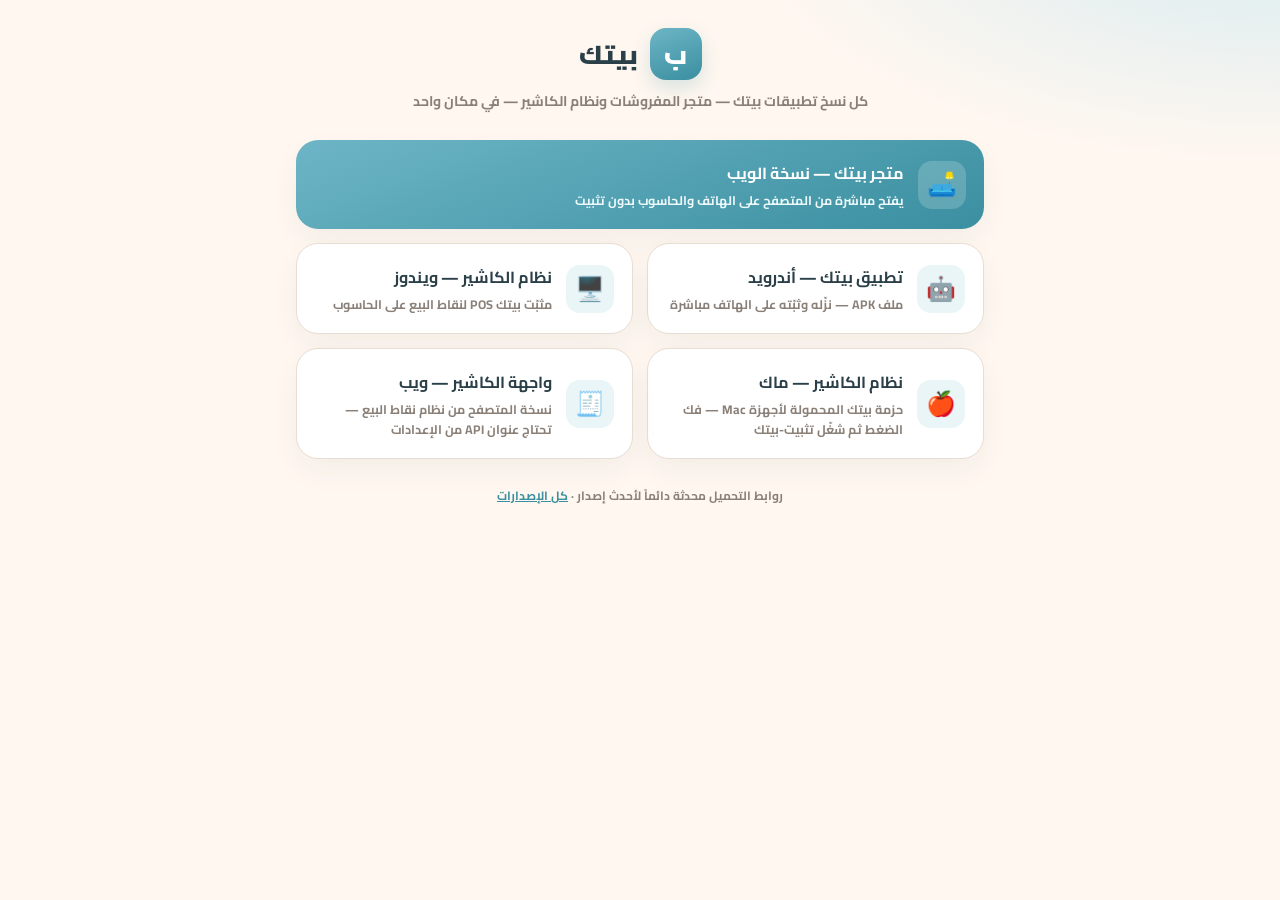
<file: index.html>
<!doctype html>
<html lang="ar" dir="rtl">
<head>
  <meta charset="utf-8" />
  <meta name="viewport" content="width=device-width, initial-scale=1, viewport-fit=cover" />
  <meta name="theme-color" content="#3A8FA0" />
  <title>بيتك — تحميل التطبيقات</title>
  <link rel="preconnect" href="https://fonts.googleapis.com" />
  <link rel="preconnect" href="https://fonts.gstatic.com" crossorigin />
  <link href="https://fonts.googleapis.com/css2?family=Cairo:wght@600;700;800;900&display=swap" rel="stylesheet" />
  <style>
    :root {
      --brand: #3A8FA0;
      --brand-soft: #6DB5C6;
      --ink: #2A3F48;
      --muted: #8A8078;
      --bg: #FFF7F0;
      --hero: #D5EBF1;
      --panel: #ffffff;
      --line: #E8DDD2;
    }
    * { box-sizing: border-box; }
    html, body { margin: 0; min-height: 100%; }
    body {
      font-family: Cairo, Tahoma, sans-serif;
      background:
        radial-gradient(900px 420px at 100% -10%, var(--hero), transparent 60%),
        var(--bg);
      color: var(--ink);
    }
    .wrap { max-width: 720px; margin: 0 auto; padding: 28px 16px 56px; }
    .brand {
      display: flex; align-items: center; justify-content: center; gap: 12px;
      margin-bottom: 8px; font-weight: 900; font-size: 26px;
    }
    .mark {
      width: 52px; height: 52px; border-radius: 16px;
      background: linear-gradient(160deg, var(--brand-soft), var(--brand));
      display: grid; place-items: center; color: #fff; font-size: 26px;
      box-shadow: 0 8px 20px #3A8FA033;
    }
    .tagline { text-align: center; color: var(--muted); font-weight: 700; font-size: 14px; margin-bottom: 26px; }
    .grid { display: grid; gap: 14px; }
    @media (min-width: 560px) { .grid { grid-template-columns: 1fr 1fr; } }
    .card {
      display: flex; align-items: center; gap: 14px; text-decoration: none; color: inherit;
      background: var(--panel); border: 1px solid var(--line); border-radius: 22px;
      padding: 18px; box-shadow: 0 12px 30px #2A3F480d;
      transition: transform .12s ease, box-shadow .12s ease;
    }
    .card:hover { transform: translateY(-2px); box-shadow: 0 18px 40px #2A3F4818; }
    .icon {
      flex: 0 0 48px; width: 48px; height: 48px; border-radius: 14px;
      display: grid; place-items: center; font-size: 24px;
      background: #EAF5F8; color: var(--brand);
    }
    .card b { display: block; font-size: 16px; }
    .card span { display: block; color: var(--muted); font-size: 12.5px; font-weight: 700; margin-top: 3px; line-height: 1.6; }
    .primary {
      background: linear-gradient(160deg, var(--brand-soft), var(--brand));
      color: #fff; border: 0;
    }
    .primary .icon { background: #ffffff2e; color: #fff; }
    .primary span { color: #eef9fb; }
    .full { grid-column: 1 / -1; }
    .foot { text-align: center; color: var(--muted); font-size: 12px; font-weight: 700; margin-top: 26px; line-height: 1.9; }
    .foot a { color: var(--brand); }
  </style>
</head>
<body>
  <div class="wrap">
    <div class="brand">
      <div class="mark">ب</div>
      <div>بيتك</div>
    </div>
    <div class="tagline">كل نسخ تطبيقات بيتك — متجر المفروشات ونظام الكاشير — في مكان واحد</div>

    <div class="grid">
      <a class="card primary full" href="/baitak/app/">
        <div class="icon">🛋️</div>
        <div>
          <b>متجر بيتك — نسخة الويب</b>
          <span>يفتح مباشرة من المتصفح على الهاتف والحاسوب بدون تثبيت</span>
        </div>
      </a>

      <a class="card" href="https://github.com/laithRlewa/baitak/releases/latest/download/Baitak.apk">
        <div class="icon">🤖</div>
        <div>
          <b>تطبيق بيتك — أندرويد</b>
          <span>ملف APK — نزّله وثبّته على الهاتف مباشرة</span>
        </div>
      </a>

      <a class="card" href="https://github.com/laithRlewa/baitak/releases/latest/download/BaitakSetup.exe">
        <div class="icon">🖥️</div>
        <div>
          <b>نظام الكاشير — ويندوز</b>
          <span>مثبّت بيتك POS لنقاط البيع على الحاسوب</span>
        </div>
      </a>

      <a class="card" href="https://github.com/laithRlewa/baitak/releases/latest/download/Baitak-Mac.zip">
        <div class="icon">🍎</div>
        <div>
          <b>نظام الكاشير — ماك</b>
          <span>حزمة بيتك المحمولة لأجهزة Mac — فك الضغط ثم شغّل تثبيت-بيتك</span>
        </div>
      </a>

      <a class="card" href="/baitak/pos/">
        <div class="icon">🧾</div>
        <div>
          <b>واجهة الكاشير — ويب</b>
          <span>نسخة المتصفح من نظام نقاط البيع — تحتاج عنوان API من الإعدادات</span>
        </div>
      </a>
    </div>

    <div class="foot">
      روابط التحميل محدثة دائماً لأحدث إصدار ·
      <a href="https://github.com/laithRlewa/baitak/releases">كل الإصدارات</a>
    </div>
  </div>
</body>
</html>
</file>
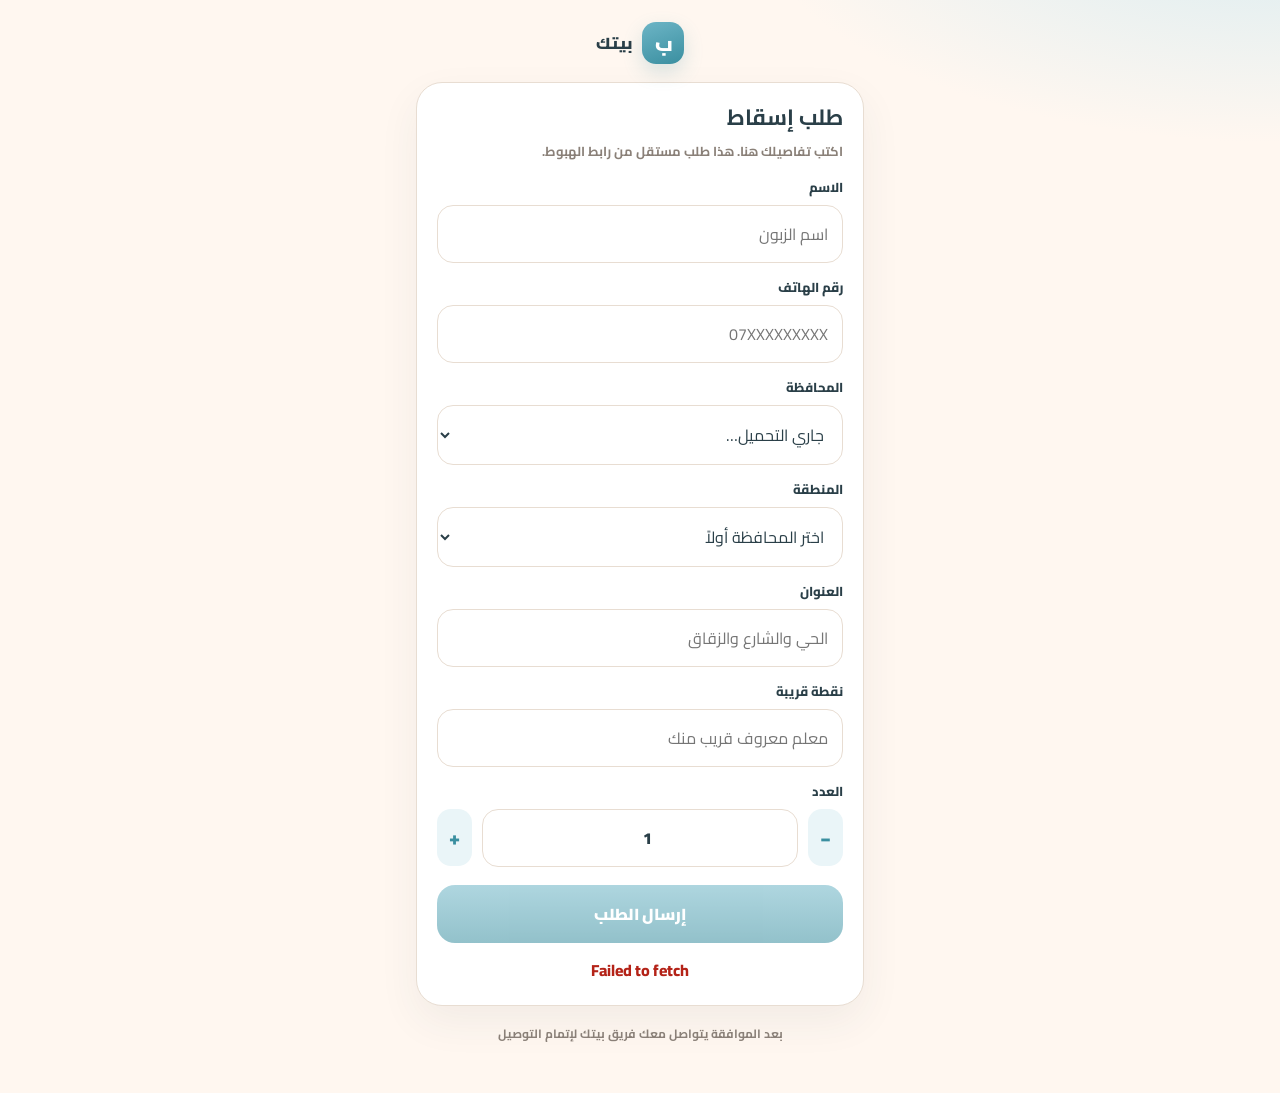
<file: d/index.html>
<!doctype html>
<html lang="ar" dir="rtl">
<head>
  <meta charset="utf-8" />
  <meta name="viewport" content="width=device-width, initial-scale=1, viewport-fit=cover" />
  <meta name="theme-color" content="#3A8FA0" />
  <title>طلب إسقاط · بيتك</title>
  <link rel="preconnect" href="https://fonts.googleapis.com" />
  <link rel="preconnect" href="https://fonts.gstatic.com" crossorigin />
  <link href="https://fonts.googleapis.com/css2?family=Cairo:wght@600;700;800;900&display=swap" rel="stylesheet" />
  <style>
    :root {
      --brand: #3A8FA0;
      --brand-soft: #6DB5C6;
      --ink: #2A3F48;
      --muted: #8A8078;
      --bg: #FFF7F0;
      --hero: #D5EBF1;
      --panel: #ffffff;
      --line: #E8DDD2;
      --danger: #B42318;
      --ok: #16794C;
      --brass: #F8B88A;
    }
    * { box-sizing: border-box; }
    html, body { margin: 0; min-height: 100%; }
    body {
      font-family: Cairo, Tahoma, sans-serif;
      background:
        radial-gradient(900px 420px at 100% -10%, var(--hero), transparent 60%),
        var(--bg);
      color: var(--ink);
    }
    .wrap { max-width: 480px; margin: 0 auto; padding: 22px 16px 48px; }
    .brand {
      display: flex; align-items: center; justify-content: center; gap: 10px;
      margin-bottom: 18px; font-weight: 900;
    }
    .mark {
      width: 42px; height: 42px; border-radius: 14px;
      background: linear-gradient(160deg, var(--brand-soft), var(--brand));
      display: grid; place-items: center; color: #fff; font-size: 20px;
      box-shadow: 0 8px 20px #3A8FA033;
    }
    .card {
      background: var(--panel);
      border: 1px solid var(--line);
      border-radius: 26px;
      padding: 20px;
      box-shadow: 0 16px 40px #2A3F4810;
    }
    .photo {
      width: 100%; height: 220px; object-fit: cover; border-radius: 20px;
      background: #F3E6D8; margin-bottom: 14px; display: none;
    }
    h1 { margin: 0 0 6px; font-size: 22px; line-height: 1.35; }
    .sub { color: var(--muted); font-size: 13px; font-weight: 700; margin-bottom: 10px; }
    .price { font-size: 26px; font-weight: 900; color: var(--brand); margin-bottom: 6px; }
    label { display: block; font-weight: 800; font-size: 13px; margin: 12px 0 6px; }
    input, select {
      width: 100%; padding: 13px 14px; border: 1px solid var(--line);
      border-radius: 16px; font: inherit; background: #fff; color: var(--ink);
    }
    input:focus, select:focus { outline: 2px solid #6DB5C655; border-color: var(--brand-soft); }
    .qty {
      display: flex; align-items: center; gap: 10px;
    }
    .qty button {
      width: 46px; margin: 0; border-radius: 14px; padding: 10px 0;
      background: #EAF5F8; color: var(--brand); font-size: 20px;
    }
    .qty input { text-align: center; font-weight: 900; }
    button {
      width: 100%; margin-top: 18px; border: 0; border-radius: 18px;
      padding: 14px; font: inherit; font-weight: 900; color: #fff;
      background: linear-gradient(180deg, var(--brand-soft), var(--brand));
    }
    button:disabled { opacity: .55; }
    .msg { margin-top: 12px; font-weight: 800; text-align: center; min-height: 1.4em; }
    .ok { color: var(--ok); }
    .err { color: var(--danger); }
    .done {
      text-align: center; padding: 18px 8px 8px;
    }
    .done b { display: block; font-size: 22px; margin: 10px 0 6px; }
    .hidden { display: none !important; }
    .foot { text-align: center; color: var(--muted); font-size: 12px; font-weight: 700; margin-top: 16px; }
  </style>
</head>
<body>
  <div class="wrap">
    <div class="brand">
      <div class="mark">ب</div>
      <div>بيتك</div>
    </div>
    <div class="card">
      <img id="photo" class="photo" alt="" />
      <h1 id="title">طلب إسقاط</h1>
      <div class="sub" id="sub">اكتب تفاصيلك هنا. هذا طلب مستقل من رابط الهبوط.</div>
      <div class="price" id="price"></div>
      <form id="form">
        <label>الاسم</label>
        <input name="name" autocomplete="name" placeholder="اسم الزبون" required />
        <label>رقم الهاتف</label>
        <input name="phone" inputmode="tel" autocomplete="tel" placeholder="07XXXXXXXXX" required />
        <label>المحافظة</label>
        <select name="cityCode" required><option value="">جاري التحميل…</option></select>
        <label>المنطقة</label>
        <select name="regionCode" required><option value="">اختر المحافظة أولاً</option></select>
        <label>العنوان</label>
        <input name="address" placeholder="الحي والشارع والزقاق" required />
        <label>نقطة قريبة</label>
        <input name="landmark" placeholder="معلم معروف قريب منك" />
        <label>العدد</label>
        <div class="qty">
          <button type="button" id="minus">−</button>
          <input name="quantity" type="number" min="1" max="99" value="1" required />
          <button type="button" id="plus">+</button>
        </div>
        <button type="submit" id="send">إرسال الطلب</button>
        <div class="msg" id="msg"></div>
      </form>
      <div id="done" class="done hidden">
        <div class="mark" style="margin:0 auto 8px">✓</div>
        <b>تم استلام طلبك</b>
        <div class="sub" id="doneText"></div>
      </div>
    </div>
    <div class="foot">بعد الموافقة يتواصل معك فريق بيتك لإتمام التوصيل</div>
  </div>
  <script>
    const SB_URL = 'https://inmwdeyaixgvtepsdixe.supabase.co';
    const SB_KEY = 'sb_publishable_0iILln2-pdm8zSpPAVWbCg_-Rr1ZZpg';
    function readToken() {
      const q = new URLSearchParams(location.search).get('t') || '';
      if (q.trim()) return q.trim();
      const parts = location.pathname.split('/').filter(Boolean);
      const last = parts[parts.length - 1] || '';
      if (last && !/^index\.html?$/i.test(last) && last !== 'd' && last !== 'drop') return last;
      const i = Math.max(parts.lastIndexOf('d'), parts.lastIndexOf('drop'));
      return i >= 0 && parts[i + 1] ? parts[i + 1] : '';
    }
    const token = readToken();
    const form = document.getElementById('form');
    const msg = document.getElementById('msg');
    const citySel = form.cityCode;
    const regionSel = form.regionCode;
    const qty = form.quantity;
    const cities = [];
    const regions = [];
    let backend = 'auto';

    function setMsg(text, ok) {
      msg.textContent = text || '';
      msg.className = 'msg ' + (ok ? 'ok' : 'err');
    }
    function fillSelect(sel, rows, emptyText) {
      sel.innerHTML = '<option value="">' + emptyText + '</option>' +
        rows.map((r) => '<option value="' + escapeHtml(r.id) + '">' + escapeHtml(r.name) + '</option>').join('');
    }
    function escapeHtml(v) {
      return String(v ?? '').replace(/[&<>"']/g, (c) => ({ '&': '&amp;', '<': '&lt;', '>': '&gt;', '"': '&quot;', "'": '&#39;' }[c]));
    }
    function money(n) {
      const v = Number(n || 0);
      return v > 0 ? v.toLocaleString('ar-IQ') + ' د.ع' : '';
    }
    function uid(prefix) {
      return prefix + Date.now().toString(36) + Math.floor(Math.random() * 9999);
    }
    function iraqPhone(raw) {
      const d = String(raw || '').replace(/\D/g, '');
      if (d.startsWith('964') && d.length >= 12) return '+' + d;
      if (d.startsWith('0') && d.length === 11) return '+964' + d.slice(1);
      if (d.startsWith('7') && d.length === 10) return '+964' + d;
      return String(raw || '').trim();
    }

    async function nestApi(path, opt) {
      const res = await fetch('/api/drop-links/public/' + encodeURIComponent(token) + path, Object.assign({
        headers: { 'Content-Type': 'application/json' },
      }, opt || {}));
      const data = await res.json().catch(() => ({}));
      if (!res.ok) throw new Error(data.message || 'تعذر الإرسال');
      return data;
    }

    async function sb(path, opt) {
      const headers = Object.assign({
        apikey: SB_KEY,
        Authorization: 'Bearer ' + SB_KEY,
        'Content-Type': 'application/json',
      }, (opt && opt.headers) || {});
      const res = await fetch(SB_URL + '/rest/v1/' + path, Object.assign({}, opt, { headers }));
      const text = await res.text();
      const data = text ? JSON.parse(text) : null;
      if (!res.ok) throw new Error((data && (data.message || data.hint)) || 'تعذر الوصول لسوبابيس');
      return data;
    }

    async function setting(key) {
      const rows = await sb('shop_settings?key=eq.' + encodeURIComponent(key) + '&select=value');
      return rows && rows[0] ? String(rows[0].value || '') : '';
    }

    function dropTokenForProduct(productId) {
      const clean = String(productId || '').replace(/[^a-zA-Z0-9]/g, '').toLowerCase();
      return (clean.slice(-16) || clean || 'product').padStart(8, '0');
    }
    async function dropLinkByToken() {
      try {
        const rows = await sb('shop_drop_links?token=eq.' + encodeURIComponent(token) + '&select=*');
        if (rows && rows[0]) return rows[0];
      } catch (_) {}
      const id = await setting('drop_token:' + token);
      if (id) {
        const raw = await setting('drop_link:' + id);
        if (raw) {
          try { return JSON.parse(raw); } catch (_) {}
        }
        return { id: id, token: token, productId: id, isActive: true };
      }
      try {
        const settings = await sb('shop_settings?key=like.drop_link:*&select=value');
        for (const row of settings || []) {
          try {
            const parsed = JSON.parse(row.value || '');
            if (parsed && String(parsed.token || '').toLowerCase() === String(token).toLowerCase()) return parsed;
          } catch (_) {}
        }
      } catch (_) {}
      try {
        const products = await sb('shop_products?select=id,name,sku,barcode&or=(id.eq.' + encodeURIComponent(token) + ',id.ilike.*' + encodeURIComponent(token) + ',sku.ilike.*' + encodeURIComponent(token) + ')');
        const hit = (products || []).find((p) => dropTokenForProduct(p.id) === String(token).toLowerCase() || dropTokenForProduct(p.sku || '') === String(token).toLowerCase());
        if (hit) return { id: hit.id, token: token, name: hit.name, productId: hit.id, isActive: true };
      } catch (_) {}
      return null;
    }

    async function productById(id) {
      const rows = await sb('shop_products?id=eq.' + encodeURIComponent(id) + '&select=*');
      const product = rows && rows[0] ? rows[0] : {};
      try {
        const imgs = await sb('shop_product_images?productId=eq.' + encodeURIComponent(id) + '&select=url,imageUrl,sortOrder&order=sortOrder.asc');
        const cover = (imgs || []).map((i) => i.url || i.imageUrl).find(Boolean);
        if (cover && !product.imageUrl) product.imageUrl = cover;
      } catch (_) {}
      try {
        const vars = await sb('shop_product_variants?productId=eq.' + encodeURIComponent(id) + '&select=*');
        product.variants = vars || [];
      } catch (_) { product.variants = []; }
      return product;
    }

    async function supabasePage() {
      const link = await dropLinkByToken();
      if (!link) throw new Error('رابط الإسقاط غير متاح');
      const product = await productById(link.productId);
      if (!product || !product.id) throw new Error('رابط الإسقاط غير متاح');
      const variant = (product.variants || []).find((v) => String(v.id) === String(link.variantId || ''));
      const name = [product.name, variant && variant.name].filter(Boolean).join(' ');
      return {
        token: token,
        name: name || link.name || 'طلب إسقاط',
        productName: product.name || '',
        variantName: variant ? variant.name : null,
        imageUrl: (variant && variant.imageUrl) || product.imageUrl || '',
        price: Number((variant && variant.sellPrice) || product.sellPrice || 0),
        _link: link,
        _product: product,
      };
    }

    const FALLBACK_CITIES = ['بغداد','بابل','كربلاء','النجف','واسط','ديالى','صلاح الدين','الأنبار','نينوى','كركوك','أربيل','السليمانية','دهوك','البصرة','ذي قار','ميسان','المثنى','القادسية'].map((n) => ({ id: n, name: n }));
    async function supabaseCities() {
      try {
        const raw = await setting('drop_cities_cache');
        const rows = raw ? JSON.parse(raw) : [];
        if (Array.isArray(rows) && rows.length) return { cities: rows };
      } catch (_) {}
      return { cities: FALLBACK_CITIES };
    }

    async function supabaseRegions(cityId) {
      const raw = await setting('drop_regions_cache:' + cityId);
      if (!raw) throw new Error('اختر المحافظة بعد تحديث المناطق من التطبيق');
      const rows = JSON.parse(raw);
      return { regions: Array.isArray(rows) ? rows : [] };
    }

    async function supabaseSubmit(payload, page) {
      const phone = iraqPhone(payload.phone);
      if (phone.replace(/\D/g, '').length < 10) throw new Error('أدخل رقم هاتف صحيح');
      const qtyN = Math.max(1, Math.min(99, Number(payload.quantity || 1)));
      const price = Number(page.price || 0);
      const line = price * qtyN;
      const orderId = uid('d');
      const orderNo = 'إس-' + String(Date.now()).slice(-8);
      const last4 = phone.replace(/\D/g, '').slice(-4);
      const landmark = String(payload.landmark || '').trim();
      const order = {
        id: orderId,
        orderNo: orderNo,
        status: 'pending',
        source: 'drop',
        dropLinkId: page._link.id,
        customerName: String(payload.name || '').trim() || ('زبون ' + last4),
        customerPhone: phone,
        city: payload.city,
        region: payload.region,
        cityCode: payload.cityCode,
        regionCode: payload.regionCode,
        landmark: landmark || null,
        address: payload.address,
        note: landmark ? ('نقطة قريبة: ' + landmark + ' | إسقاط:' + page._link.id) : ('إسقاط:' + page._link.id),
        subtotal: line,
        total: line,
        createdAt: new Date().toISOString(),
        updatedAt: new Date().toISOString(),
      };
      try {
        await sb('shop_orders', { method: 'POST', body: JSON.stringify(order), headers: { Prefer: 'return=minimal' } });
      } catch (e) {
        delete order.dropLinkId; delete order.cityCode; delete order.regionCode; delete order.landmark;
        await sb('shop_orders', { method: 'POST', body: JSON.stringify(order), headers: { Prefer: 'return=minimal' } });
      }
      await sb('shop_order_items', {
        method: 'POST',
        headers: { Prefer: 'return=minimal' },
        body: JSON.stringify({
          id: uid('i'),
          orderId: orderId,
          productId: page._link.productId,
          name: page.name,
          quantity: qtyN,
          unitPrice: price,
          lineTotal: line,
        }),
      });
      return { ok: true, orderNo: orderNo, message: 'تم استلام طلبك. سنتواصل معك بعد الموافقة.' };
    }

    let pageData = null;

    async function api(path, opt) {
      if (backend === 'nest') return nestApi(path, opt);
      if (path === '') return pageData;
      if (path === '/cities') return supabaseCities();
      if (path.startsWith('/regions')) {
        const cityId = new URLSearchParams(path.split('?')[1] || '').get('cityId') || '';
        return supabaseRegions(cityId);
      }
      if (path === '/orders') {
        const body = JSON.parse(opt.body);
        return supabaseSubmit(body, pageData);
      }
      throw new Error('مسار غير مدعوم');
    }

    function renderPage(page) {
      document.getElementById('title').textContent = page.name || 'طلب إسقاط';
      document.getElementById('price').textContent = money(page.price);
      const img = document.getElementById('photo');
      if (page.imageUrl) {
        img.src = page.imageUrl;
        img.style.display = 'block';
      }
    }

    async function boot() {
      if (!token) {
        setMsg('رابط الإسقاط غير صالح', false);
        form.querySelector('#send').disabled = true;
        return;
      }
      try {
        backend = 'supabase';
        pageData = await supabasePage();
        renderPage(pageData);
        const look = await supabaseCities();
        cities.splice(0, cities.length, ...(look.cities || []));
        fillSelect(citySel, cities, 'اختر المحافظة');
      } catch (e) {
        setMsg(e.message || 'الرابط غير متاح', false);
        form.querySelector('#send').disabled = true;
      }
    }

    citySel.addEventListener('change', async () => {
      regionSel.innerHTML = '<option value="">جاري التحميل…</option>';
      regions.splice(0, regions.length);
      if (!citySel.value) {
        fillSelect(regionSel, [], 'اختر المحافظة أولاً');
        return;
      }
      try {
        const look = await api('/regions?cityId=' + encodeURIComponent(citySel.value));
        regions.splice(0, regions.length, ...(look.regions || []));
        fillSelect(regionSel, regions, 'اختر المنطقة');
      } catch (e) {
        fillSelect(regionSel, [], 'تعذر تحميل المناطق');
        setMsg(e.message, false);
      }
    });

    document.getElementById('minus').onclick = () => {
      qty.value = String(Math.max(1, Number(qty.value || 1) - 1));
    };
    document.getElementById('plus').onclick = () => {
      qty.value = String(Math.min(99, Number(qty.value || 1) + 1));
    };

    form.addEventListener('submit', async (ev) => {
      ev.preventDefault();
      const city = cities.find((c) => String(c.id) === citySel.value);
      const region = regions.find((r) => String(r.id) === regionSel.value);
      if (!city || !region) {
        setMsg('اختر المحافظة والمنطقة حسب مدن', false);
        return;
      }
      const btn = document.getElementById('send');
      btn.disabled = true;
      setMsg('جاري الإرسال…', true);
      try {
        const res = await api('/orders', {
          method: 'POST',
          body: JSON.stringify({
            name: form.name.value,
            phone: form.phone.value,
            address: form.address.value,
            landmark: form.landmark.value,
            quantity: Number(form.quantity.value || 1),
            city: city.name,
            cityCode: city.id,
            region: region.name,
            regionCode: region.id,
          }),
        });
        form.classList.add('hidden');
        document.getElementById('done').classList.remove('hidden');
        document.getElementById('doneText').textContent =
          (res.message || 'تم استلام الطلب') + (res.orderNo ? ' · ' + res.orderNo : '');
      } catch (e) {
        setMsg(e.message || 'تعذر إرسال الطلب', false);
        btn.disabled = false;
      }
    });

    boot();
  </script>
</body>
</html>
</file>
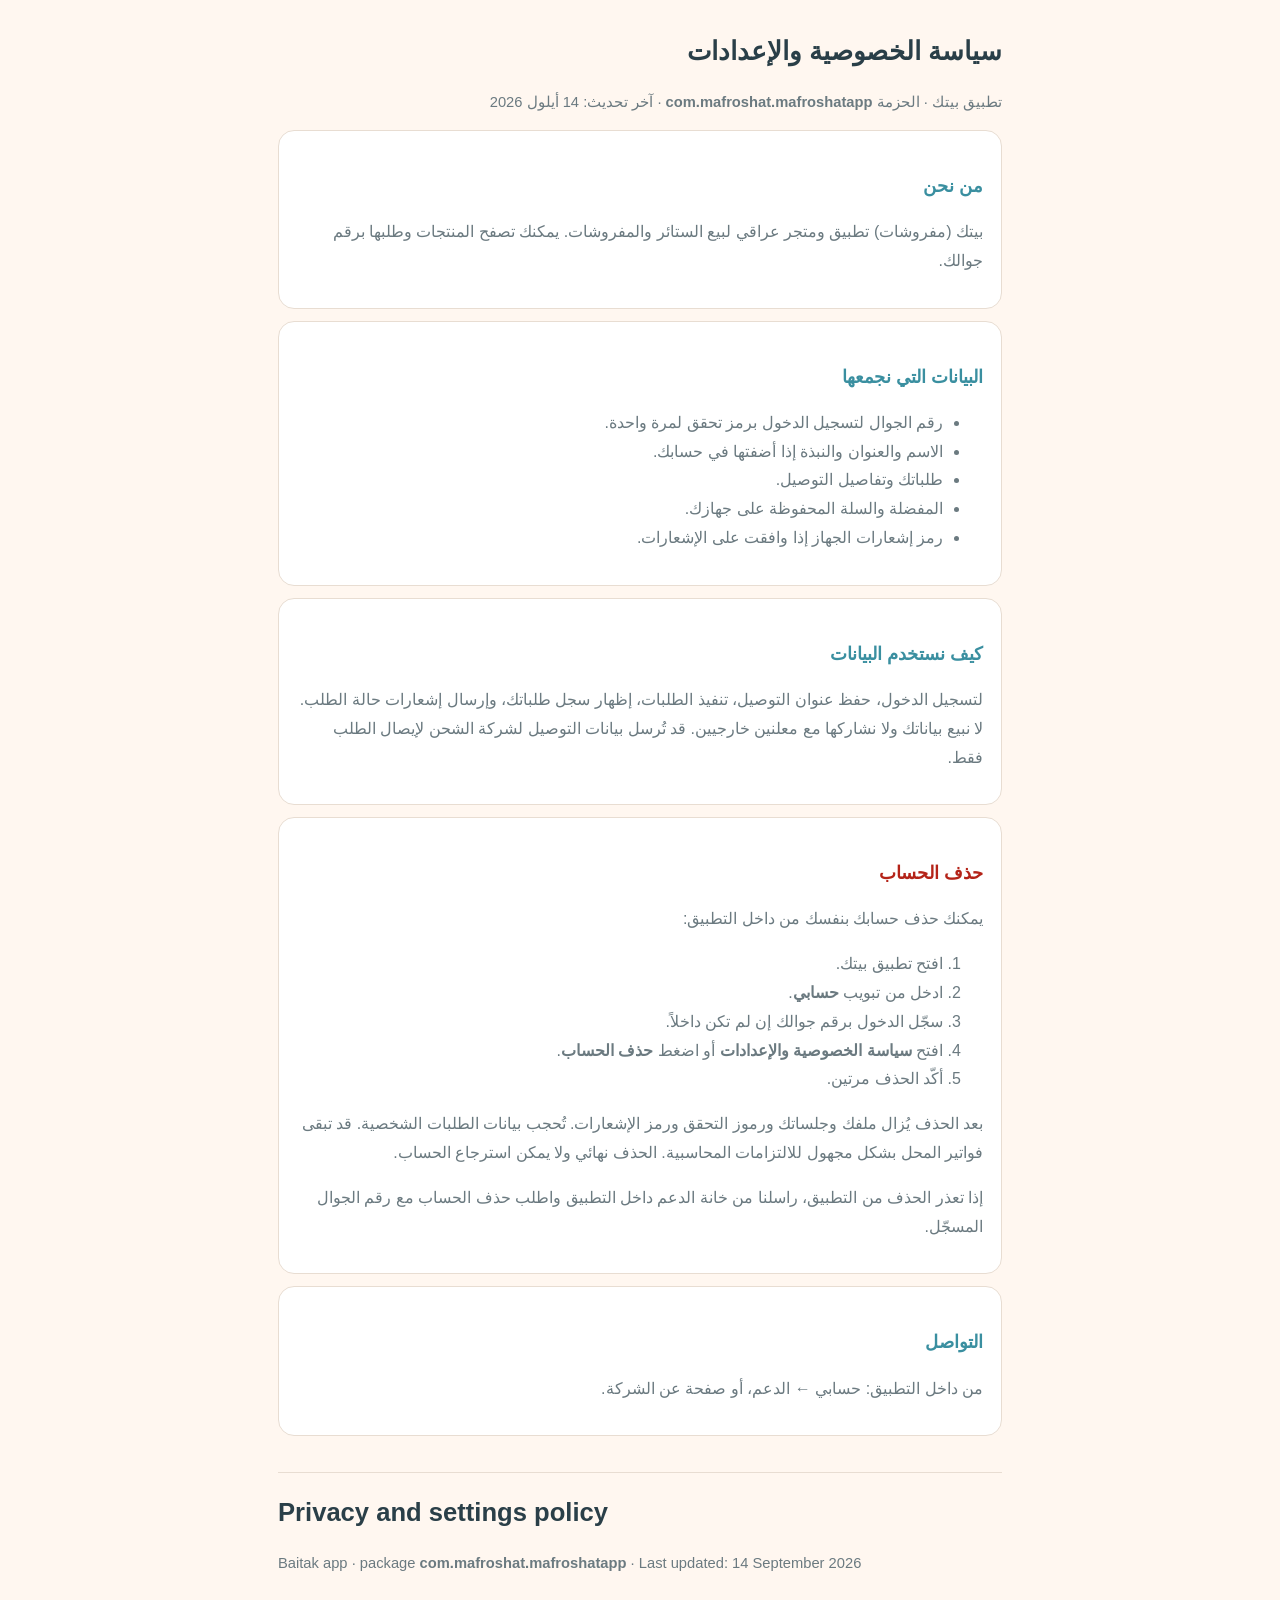
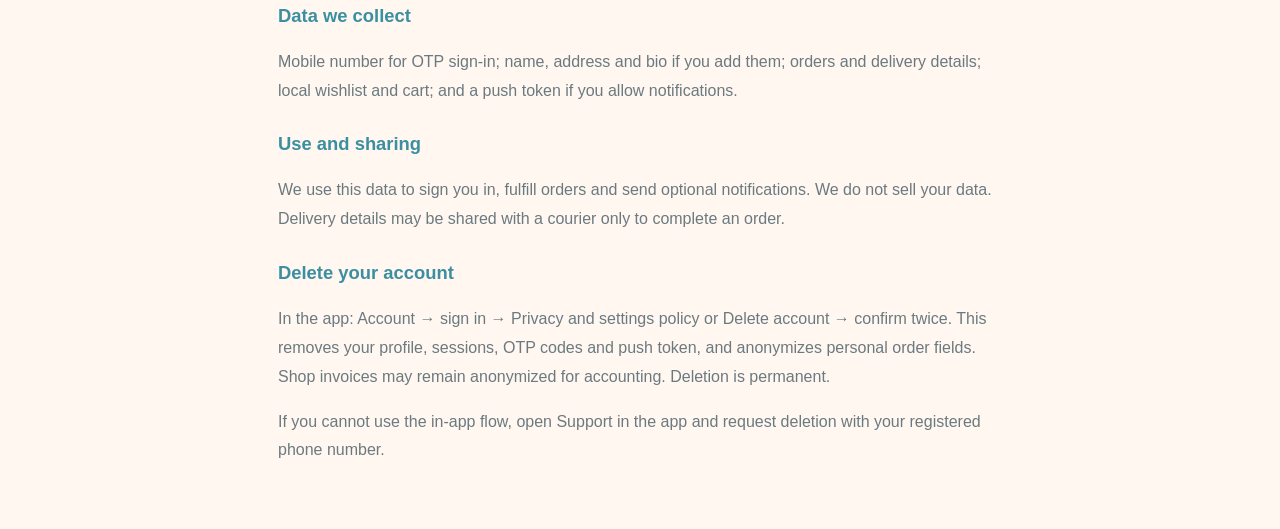
<file: privacy.html>
<!DOCTYPE html>
<html lang="ar" dir="rtl">
<head>
  <meta charset="UTF-8">
  <meta name="viewport" content="width=device-width, initial-scale=1">
  <title>سياسة الخصوصية والإعدادات — بيتك</title>
  <meta name="description" content="سياسة خصوصية تطبيق بيتك وحذف الحساب. الحزمة com.mafroshat.mafroshatapp">
  <style>
    :root { --ink:#2A3F48; --muted:#6b7a80; --brand:#3A8FA0; --bg:#FFF7F0; --card:#fff; --line:#E8DDD2; --danger:#B42318; }
    * { box-sizing: border-box; }
    body { margin: 0; font-family: "Segoe UI", Tahoma, Arial, sans-serif; background: var(--bg); color: var(--ink); line-height: 1.8; }
    main { max-width: 760px; margin: 0 auto; padding: 28px 18px 48px; }
    h1 { font-size: 1.6rem; margin: 0 0 8px; }
    h2 { font-size: 1.15rem; margin: 22px 0 8px; color: var(--brand); }
    p, li { color: var(--muted); }
    .meta { color: var(--muted); font-size: .92rem; }
    section { background: var(--card); border: 1px solid var(--line); border-radius: 16px; padding: 16px 18px; margin-top: 12px; }
    a { color: var(--brand); }
    .en { direction: ltr; text-align: left; margin-top: 36px; padding-top: 16px; border-top: 1px solid var(--line); }
    .danger { color: var(--danger); font-weight: 700; }
  </style>
</head>
<body>
  <main>
    <h1>سياسة الخصوصية والإعدادات</h1>
    <p class="meta">تطبيق بيتك · الحزمة <strong>com.mafroshat.mafroshatapp</strong> · آخر تحديث: 14 أيلول 2026</p>

    <section>
      <h2>من نحن</h2>
      <p>بيتك (مفروشات) تطبيق ومتجر عراقي لبيع الستائر والمفروشات. يمكنك تصفح المنتجات وطلبها برقم جوالك.</p>
    </section>
    <section>
      <h2>البيانات التي نجمعها</h2>
      <ul>
        <li>رقم الجوال لتسجيل الدخول برمز تحقق لمرة واحدة.</li>
        <li>الاسم والعنوان والنبذة إذا أضفتها في حسابك.</li>
        <li>طلباتك وتفاصيل التوصيل.</li>
        <li>المفضلة والسلة المحفوظة على جهازك.</li>
        <li>رمز إشعارات الجهاز إذا وافقت على الإشعارات.</li>
      </ul>
    </section>
    <section>
      <h2>كيف نستخدم البيانات</h2>
      <p>لتسجيل الدخول، حفظ عنوان التوصيل، تنفيذ الطلبات، إظهار سجل طلباتك، وإرسال إشعارات حالة الطلب. لا نبيع بياناتك ولا نشاركها مع معلنين خارجيين. قد تُرسل بيانات التوصيل لشركة الشحن لإيصال الطلب فقط.</p>
    </section>
    <section id="delete-account">
      <h2 class="danger">حذف الحساب</h2>
      <p>يمكنك حذف حسابك بنفسك من داخل التطبيق:</p>
      <ol>
        <li>افتح تطبيق بيتك.</li>
        <li>ادخل من تبويب <strong>حسابي</strong>.</li>
        <li>سجّل الدخول برقم جوالك إن لم تكن داخلاً.</li>
        <li>افتح <strong>سياسة الخصوصية والإعدادات</strong> أو اضغط <strong>حذف الحساب</strong>.</li>
        <li>أكّد الحذف مرتين.</li>
      </ol>
      <p>بعد الحذف يُزال ملفك وجلساتك ورموز التحقق ورمز الإشعارات. تُحجب بيانات الطلبات الشخصية. قد تبقى فواتير المحل بشكل مجهول للالتزامات المحاسبية. الحذف نهائي ولا يمكن استرجاع الحساب.</p>
      <p>إذا تعذر الحذف من التطبيق، راسلنا من خانة الدعم داخل التطبيق واطلب حذف الحساب مع رقم الجوال المسجّل.</p>
    </section>
    <section>
      <h2>التواصل</h2>
      <p>من داخل التطبيق: حسابي ← الدعم، أو صفحة عن الشركة.</p>
    </section>

    <div class="en">
      <h1>Privacy and settings policy</h1>
      <p class="meta">Baitak app · package <strong>com.mafroshat.mafroshatapp</strong> · Last updated: 14 September 2026</p>
      <h2>Data we collect</h2>
      <p>Mobile number for OTP sign-in; name, address and bio if you add them; orders and delivery details; local wishlist and cart; and a push token if you allow notifications.</p>
      <h2>Use and sharing</h2>
      <p>We use this data to sign you in, fulfill orders and send optional notifications. We do not sell your data. Delivery details may be shared with a courier only to complete an order.</p>
      <h2 id="delete-account-en">Delete your account</h2>
      <p>In the app: Account → sign in → Privacy and settings policy or Delete account → confirm twice. This removes your profile, sessions, OTP codes and push token, and anonymizes personal order fields. Shop invoices may remain anonymized for accounting. Deletion is permanent.</p>
      <p>If you cannot use the in-app flow, open Support in the app and request deletion with your registered phone number.</p>
    </div>
  </main>
</body>
</html>
</file>
